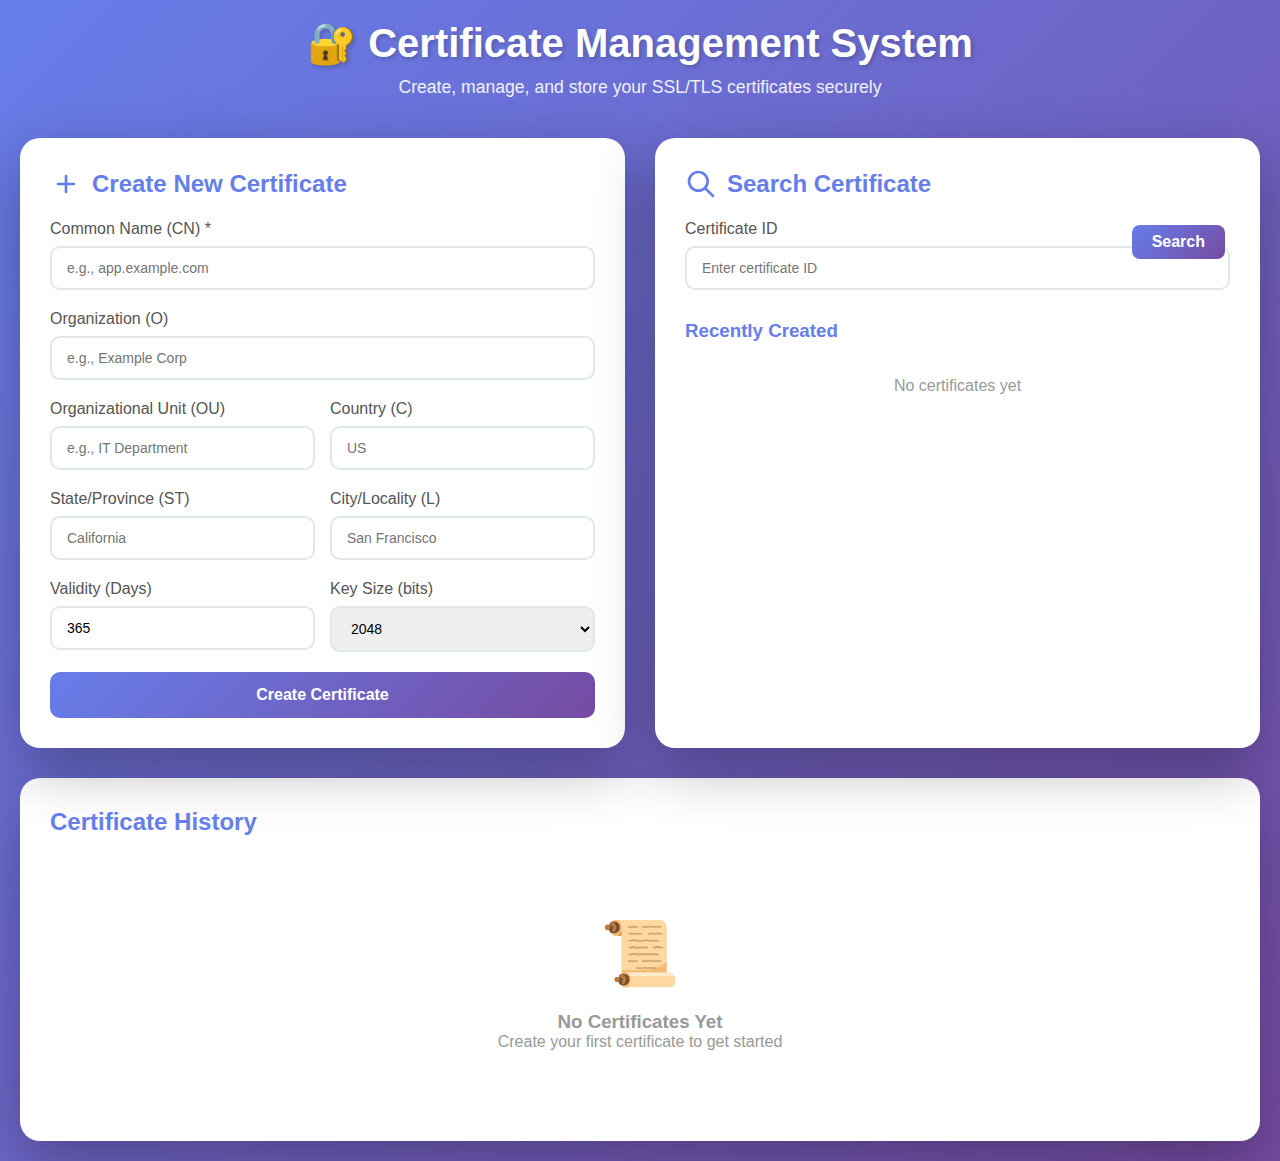
<file: backend/src/main/resources/static/index.html>
<!DOCTYPE html>
<html lang="en">
<head>
    <meta charset="UTF-8">
    <meta name="viewport" content="width=device-width, initial-scale=1.0">
    <title>Certificate Management System</title>
    <style>
        * {
            margin: 0;
            padding: 0;
            box-sizing: border-box;
        }

        body {
            font-family: -apple-system, BlinkMacSystemFont, 'Segoe UI', Roboto, Oxygen, Ubuntu, Cantarell, sans-serif;
            background: linear-gradient(135deg, #667eea 0%, #764ba2 100%);
            min-height: 100vh;
            padding: 20px;
        }

        .container {
            max-width: 1400px;
            margin: 0 auto;
        }

        .header {
            text-align: center;
            color: white;
            margin-bottom: 40px;
        }

        .header h1 {
            font-size: 2.5em;
            margin-bottom: 10px;
            text-shadow: 2px 2px 4px rgba(0,0,0,0.2);
        }

        .header p {
            opacity: 0.9;
            font-size: 1.1em;
        }

        .dashboard {
            display: grid;
            grid-template-columns: 1fr 1fr;
            gap: 30px;
            margin-bottom: 30px;
        }

        .card {
            background: white;
            border-radius: 20px;
            padding: 30px;
            box-shadow: 0 20px 60px rgba(0,0,0,0.3);
        }

        .card h2 {
            color: #667eea;
            margin-bottom: 20px;
            display: flex;
            align-items: center;
            gap: 10px;
        }

        .icon {
            width: 32px;
            height: 32px;
        }

        .form-group {
            margin-bottom: 20px;
        }

        label {
            display: block;
            margin-bottom: 8px;
            color: #555;
            font-weight: 500;
        }

        input, select {
            width: 100%;
            padding: 12px 15px;
            border: 2px solid #e1e8ed;
            border-radius: 10px;
            font-size: 14px;
            transition: all 0.3s;
        }

        input:focus, select:focus {
            outline: none;
            border-color: #667eea;
            box-shadow: 0 0 0 3px rgba(102, 126, 234, 0.1);
        }

        .form-row {
            display: grid;
            grid-template-columns: 1fr 1fr;
            gap: 15px;
        }

        button {
            background: linear-gradient(135deg, #667eea 0%, #764ba2 100%);
            color: white;
            border: none;
            padding: 14px 28px;
            border-radius: 10px;
            font-size: 16px;
            font-weight: 600;
            cursor: pointer;
            transition: all 0.3s;
            width: 100%;
        }

        button:hover {
            transform: translateY(-2px);
            box-shadow: 0 10px 20px rgba(102, 126, 234, 0.3);
        }

        button:active {
            transform: translateY(0);
        }

        button:disabled {
            background: #ccc;
            cursor: not-allowed;
            transform: none;
        }

        .search-box {
            position: relative;
        }

        .search-box input {
            padding-right: 50px;
        }

        .search-btn {
            position: absolute;
            right: 5px;
            top: 5px;
            width: auto;
            padding: 8px 20px;
            border-radius: 8px;
        }

        .cert-list {
            background: white;
            border-radius: 20px;
            padding: 30px;
            box-shadow: 0 20px 60px rgba(0,0,0,0.3);
        }

        .cert-item {
            background: #f8f9fa;
            border-radius: 12px;
            padding: 20px;
            margin-bottom: 15px;
            transition: all 0.3s;
            cursor: pointer;
        }

        .cert-item:hover {
            background: #e9ecef;
            transform: translateX(5px);
        }

        .cert-header {
            display: flex;
            justify-content: space-between;
            align-items: center;
            margin-bottom: 10px;
        }

        .cert-name {
            font-weight: 600;
            color: #667eea;
            font-size: 1.1em;
        }

        .cert-id {
            font-family: monospace;
            font-size: 0.85em;
            color: #999;
        }

        .cert-info {
            display: grid;
            grid-template-columns: repeat(3, 1fr);
            gap: 15px;
            margin-top: 10px;
        }

        .cert-info-item {
            font-size: 0.9em;
            color: #666;
        }

        .cert-info-label {
            font-weight: 600;
            color: #333;
        }

        .modal {
            display: none;
            position: fixed;
            top: 0;
            left: 0;
            width: 100%;
            height: 100%;
            background: rgba(0,0,0,0.7);
            justify-content: center;
            align-items: center;
            z-index: 1000;
            padding: 20px;
        }

        .modal.active {
            display: flex;
        }

        .modal-content {
            background: white;
            border-radius: 20px;
            padding: 40px;
            max-width: 800px;
            max-height: 90vh;
            overflow-y: auto;
            position: relative;
        }

        .close-btn {
            position: absolute;
            top: 20px;
            right: 20px;
            background: #f8f9fa;
            border: none;
            width: 40px;
            height: 40px;
            border-radius: 50%;
            cursor: pointer;
            font-size: 20px;
            transition: all 0.3s;
        }

        .close-btn:hover {
            background: #e9ecef;
            transform: rotate(90deg);
        }

        .cert-detail {
            margin-top: 20px;
        }

        .cert-detail h3 {
            color: #667eea;
            margin: 20px 0 10px 0;
        }

        .cert-pem {
            background: #1e1e1e;
            color: #d4d4d4;
            padding: 20px;
            border-radius: 10px;
            font-family: 'Courier New', monospace;
            font-size: 0.85em;
            overflow-x: auto;
            white-space: pre-wrap;
            word-break: break-all;
        }

        .badge {
            display: inline-block;
            padding: 4px 12px;
            border-radius: 20px;
            font-size: 0.85em;
            font-weight: 600;
        }

        .badge-success {
            background: #d4edda;
            color: #155724;
        }

        .loading {
            text-align: center;
            padding: 40px;
            color: #999;
        }

        .spinner {
            border: 3px solid #f3f3f3;
            border-top: 3px solid #667eea;
            border-radius: 50%;
            width: 40px;
            height: 40px;
            animation: spin 1s linear infinite;
            margin: 0 auto 20px;
        }

        @keyframes spin {
            0% { transform: rotate(0deg); }
            100% { transform: rotate(360deg); }
        }

        .toast {
            position: fixed;
            bottom: 30px;
            right: 30px;
            background: #28a745;
            color: white;
            padding: 20px 30px;
            border-radius: 10px;
            box-shadow: 0 10px 30px rgba(0,0,0,0.3);
            transform: translateY(100px);
            opacity: 0;
            transition: all 0.3s;
            z-index: 2000;
        }

        .toast.active {
            transform: translateY(0);
            opacity: 1;
        }

        .toast.error {
            background: #dc3545;
        }

        @media (max-width: 968px) {
            .dashboard {
                grid-template-columns: 1fr;
            }

            .form-row {
                grid-template-columns: 1fr;
            }

            .cert-info {
                grid-template-columns: 1fr;
            }
        }

        .empty-state {
            text-align: center;
            padding: 60px 20px;
            color: #999;
        }

        .empty-state-icon {
            font-size: 4em;
            margin-bottom: 20px;
        }

        .copy-btn {
            background: #6c757d;
            color: white;
            border: none;
            padding: 8px 16px;
            border-radius: 6px;
            cursor: pointer;
            font-size: 0.9em;
            margin-top: 10px;
            transition: all 0.3s;
        }

        .copy-btn:hover {
            background: #5a6268;
        }
    </style>
</head>
<body>
    <div class="container">
        <div class="header">
            <h1>🔐 Certificate Management System</h1>
            <p>Create, manage, and store your SSL/TLS certificates securely</p>
        </div>

        <div class="dashboard">
            <!-- Create Certificate Card -->
            <div class="card">
                <h2>
                    <svg class="icon" fill="none" stroke="currentColor" viewBox="0 0 24 24">
                        <path stroke-linecap="round" stroke-linejoin="round" stroke-width="2" d="M12 6v6m0 0v6m0-6h6m-6 0H6"></path>
                    </svg>
                    Create New Certificate
                </h2>
                <form id="createForm">
                    <div class="form-group">
                        <label>Common Name (CN) *</label>
                        <input type="text" id="commonName" placeholder="e.g., app.example.com" required>
                    </div>
                    
                    <div class="form-group">
                        <label>Organization (O)</label>
                        <input type="text" id="organization" placeholder="e.g., Example Corp">
                    </div>
                    
                    <div class="form-row">
                        <div class="form-group">
                            <label>Organizational Unit (OU)</label>
                            <input type="text" id="organizationalUnit" placeholder="e.g., IT Department">
                        </div>
                        
                        <div class="form-group">
                            <label>Country (C)</label>
                            <input type="text" id="country" placeholder="US" maxlength="2">
                        </div>
                    </div>
                    
                    <div class="form-row">
                        <div class="form-group">
                            <label>State/Province (ST)</label>
                            <input type="text" id="state" placeholder="California">
                        </div>
                        
                        <div class="form-group">
                            <label>City/Locality (L)</label>
                            <input type="text" id="locality" placeholder="San Francisco">
                        </div>
                    </div>
                    
                    <div class="form-row">
                        <div class="form-group">
                            <label>Validity (Days)</label>
                            <input type="number" id="validityDays" value="365" min="1">
                        </div>
                        
                        <div class="form-group">
                            <label>Key Size (bits)</label>
                            <select id="keySize">
                                <option value="2048">2048</option>
                                <option value="3072">3072</option>
                                <option value="4096">4096</option>
                            </select>
                        </div>
                    </div>
                    
                    <button type="submit" id="createBtn">
                        Create Certificate
                    </button>
                </form>
            </div>

            <!-- Search Certificate Card -->
            <div class="card">
                <h2>
                    <svg class="icon" fill="none" stroke="currentColor" viewBox="0 0 24 24">
                        <path stroke-linecap="round" stroke-linejoin="round" stroke-width="2" d="M21 21l-6-6m2-5a7 7 0 11-14 0 7 7 0 0114 0z"></path>
                    </svg>
                    Search Certificate
                </h2>
                <form id="searchForm">
                    <div class="form-group search-box">
                        <label>Certificate ID</label>
                        <input type="text" id="certId" placeholder="Enter certificate ID">
                        <button type="submit" class="search-btn">Search</button>
                    </div>
                </form>

                <div id="recentCerts">
                    <h3 style="margin: 30px 0 15px 0; color: #667eea;">Recently Created</h3>
                    <div id="recentList"></div>
                </div>
            </div>
        </div>

        <!-- Certificate List -->
        <div class="cert-list">
            <h2 style="color: #667eea; margin-bottom: 20px;">Certificate History</h2>
            <div id="certHistory"></div>
        </div>
    </div>

    <!-- Certificate Detail Modal -->
    <div id="certModal" class="modal">
        <div class="modal-content">
            <button class="close-btn" onclick="closeModal()">×</button>
            <div id="certDetail"></div>
        </div>
    </div>

    <!-- Toast Notification -->
    <div id="toast" class="toast"></div>

    <script>
        // Store certificates in memory (since we can't use localStorage)
        let certificates = [];

        // Create Certificate
        document.getElementById('createForm').addEventListener('submit', async (e) => {
            e.preventDefault();
            
            const btn = document.getElementById('createBtn');
            btn.disabled = true;
            btn.textContent = 'Creating...';

            const data = {
                commonName: document.getElementById('commonName').value,
                organization: document.getElementById('organization').value,
                organizationalUnit: document.getElementById('organizationalUnit').value,
                country: document.getElementById('country').value,
                state: document.getElementById('state').value,
                locality: document.getElementById('locality').value,
                validityDays: parseInt(document.getElementById('validityDays').value),
                keySize: parseInt(document.getElementById('keySize').value)
            };

            try {
                const response = await fetch('/api/certificates', {
                    method: 'POST',
                    headers: { 'Content-Type': 'application/json' },
                    body: JSON.stringify(data)
                });

                const result = await response.json();
                
                if (response.ok) {
                    showToast('Certificate created successfully!', 'success');
                    certificates.unshift(result);
                    updateRecentList();
                    updateHistory();
                    document.getElementById('createForm').reset();
                    document.getElementById('validityDays').value = 365;
                } else {
                    showToast('Failed to create certificate: ' + result.message, 'error');
                }
            } catch (error) {
                showToast('Error: ' + error.message, 'error');
            } finally {
                btn.disabled = false;
                btn.textContent = 'Create Certificate';
            }
        });

        // Search Certificate
        document.getElementById('searchForm').addEventListener('submit', async (e) => {
            e.preventDefault();
            const certId = document.getElementById('certId').value.trim();
            
            if (!certId) {
                showToast('Please enter a certificate ID', 'error');
                return;
            }

            try {
                const response = await fetch(`/api/certificates/${certId}`);
                const result = await response.json();

                if (response.ok && result.certificate) {
                    showCertDetail(result);
                    // Add to list if not already there
                    if (!certificates.find(c => c.certificateId === result.certificateId)) {
                        certificates.unshift(result);
                        updateRecentList();
                        updateHistory();
                    }
                } else {
                    showToast('Certificate not found', 'error');
                }
            } catch (error) {
                showToast('Error: ' + error.message, 'error');
            }
        });

        // Update Recent List
        function updateRecentList() {
            const list = document.getElementById('recentList');
            const recent = certificates.slice(0, 3);

            if (recent.length === 0) {
                list.innerHTML = '<div class="empty-state" style="padding: 20px;"><p>No certificates yet</p></div>';
                return;
            }

            list.innerHTML = recent.map(cert => `
                <div class="cert-item" onclick="showCertDetail(${JSON.stringify(cert).replace(/"/g, '&quot;')})">
                    <div class="cert-header">
                        <div class="cert-name">${cert.commonName}</div>
                        <span class="badge badge-success">Active</span>
                    </div>
                    <div class="cert-id">${cert.certificateId}</div>
                </div>
            `).join('');
        }

        // Update History
        function updateHistory() {
            const history = document.getElementById('certHistory');

            if (certificates.length === 0) {
                history.innerHTML = `
                    <div class="empty-state">
                        <div class="empty-state-icon">📜</div>
                        <h3>No Certificates Yet</h3>
                        <p>Create your first certificate to get started</p>
                    </div>
                `;
                return;
            }

            history.innerHTML = certificates.map(cert => `
                <div class="cert-item" onclick="showCertDetail(${JSON.stringify(cert).replace(/"/g, '&quot;')})">
                    <div class="cert-header">
                        <div class="cert-name">${cert.commonName}</div>
                        <span class="badge badge-success">Active</span>
                    </div>
                    <div class="cert-id">ID: ${cert.certificateId}</div>
                    <div class="cert-info">
                        <div class="cert-info-item">
                            <div class="cert-info-label">Issuer</div>
                            ${cert.issuer ? cert.issuer.split(',')[0] : 'N/A'}
                        </div>
                        <div class="cert-info-item">
                            <div class="cert-info-label">Valid From</div>
                            ${cert.validFrom || 'N/A'}
                        </div>
                        <div class="cert-info-item">
                            <div class="cert-info-label">Valid To</div>
                            ${cert.validTo || 'N/A'}
                        </div>
                    </div>
                </div>
            `).join('');
        }

        // Show Certificate Detail
        function showCertDetail(cert) {
            const modal = document.getElementById('certModal');
            const detail = document.getElementById('certDetail');

            detail.innerHTML = `
                <h2 style="color: #667eea; margin-bottom: 20px;">${cert.commonName}</h2>
                
                <div class="cert-detail">
                    <p><strong>Certificate ID:</strong> <code>${cert.certificateId}</code></p>
                    <p><strong>Algorithm:</strong> ${cert.algorithm}</p>
                    <p><strong>Valid From:</strong> ${cert.validFrom}</p>
                    <p><strong>Valid To:</strong> ${cert.validTo}</p>
                    <p><strong>Issuer:</strong> ${cert.issuer}</p>
                    
                    <h3>Certificate (PEM)</h3>
                    <div class="cert-pem">${cert.certificate}</div>
                    <button class="copy-btn" onclick="copyToClipboard('${cert.certificate.replace(/\n/g, '\\n')}')">
                        📋 Copy Certificate
                    </button>
                    
                    <h3>Private Key (PEM)</h3>
                    <div class="cert-pem">${cert.privateKey}</div>
                    <button class="copy-btn" onclick="copyToClipboard('${cert.privateKey.replace(/\n/g, '\\n')}')">
                        🔑 Copy Private Key
                    </button>
                    
                    <h3>Public Key (PEM)</h3>
                    <div class="cert-pem">${cert.publicKey}</div>
                    <button class="copy-btn" onclick="copyToClipboard('${cert.publicKey.replace(/\n/g, '\\n')}')">
                        📋 Copy Public Key
                    </button>
                </div>
            `;

            modal.classList.add('active');
        }

        // Close Modal
        function closeModal() {
            document.getElementById('certModal').classList.remove('active');
        }

        // Copy to Clipboard
        async function copyToClipboard(text) {
            try {
                // Unescape newlines
                const cleanText = text.replace(/\\n/g, '\n');
                await navigator.clipboard.writeText(cleanText);
                showToast('Copied to clipboard!', 'success');
            } catch (error) {
                showToast('Failed to copy', 'error');
            }
        }

        // Show Toast
        function showToast(message, type = 'success') {
            const toast = document.getElementById('toast');
            toast.textContent = message;
            toast.className = `toast ${type} active`;
            
            setTimeout(() => {
                toast.classList.remove('active');
            }, 3000);
        }

        // Close modal on outside click
        document.getElementById('certModal').addEventListener('click', (e) => {
            if (e.target.id === 'certModal') {
                closeModal();
            }
        });

        // Initialize
        updateRecentList();
        updateHistory();
    </script>
</body>
</html>
</file>
